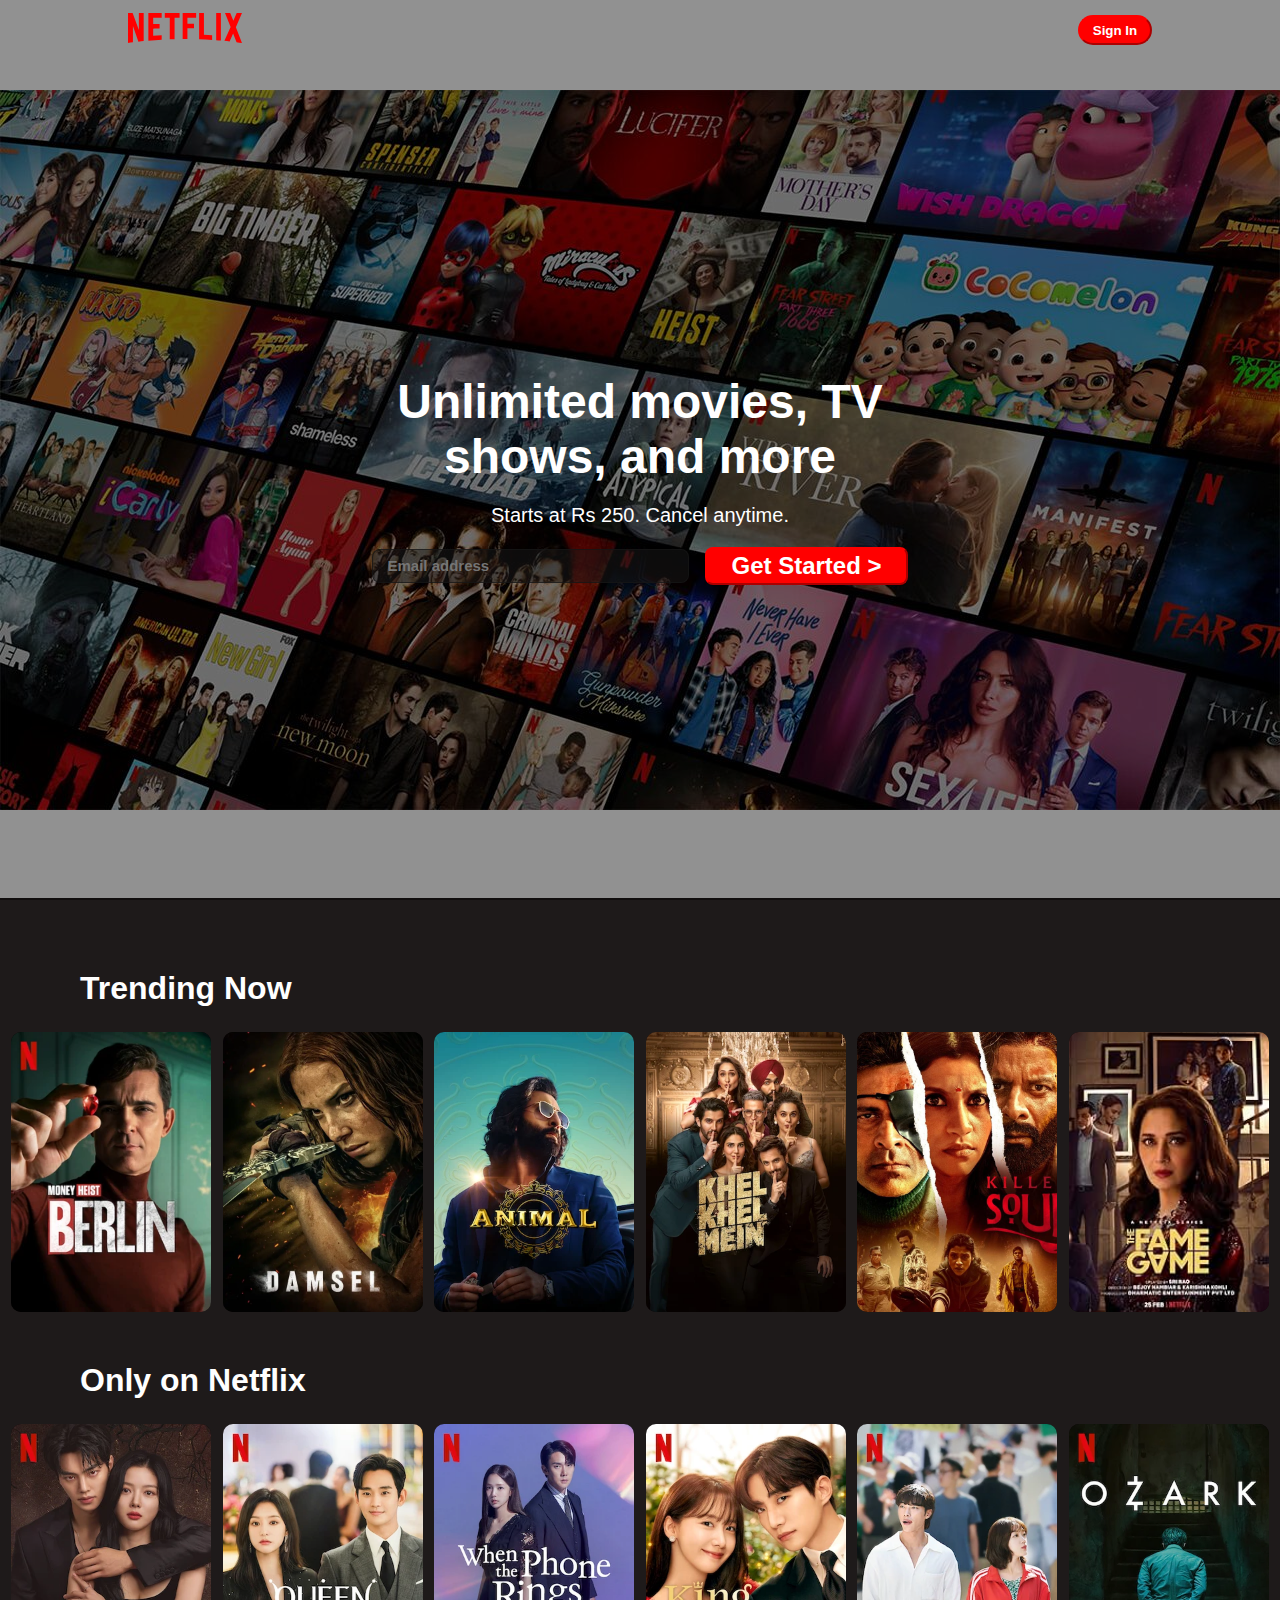
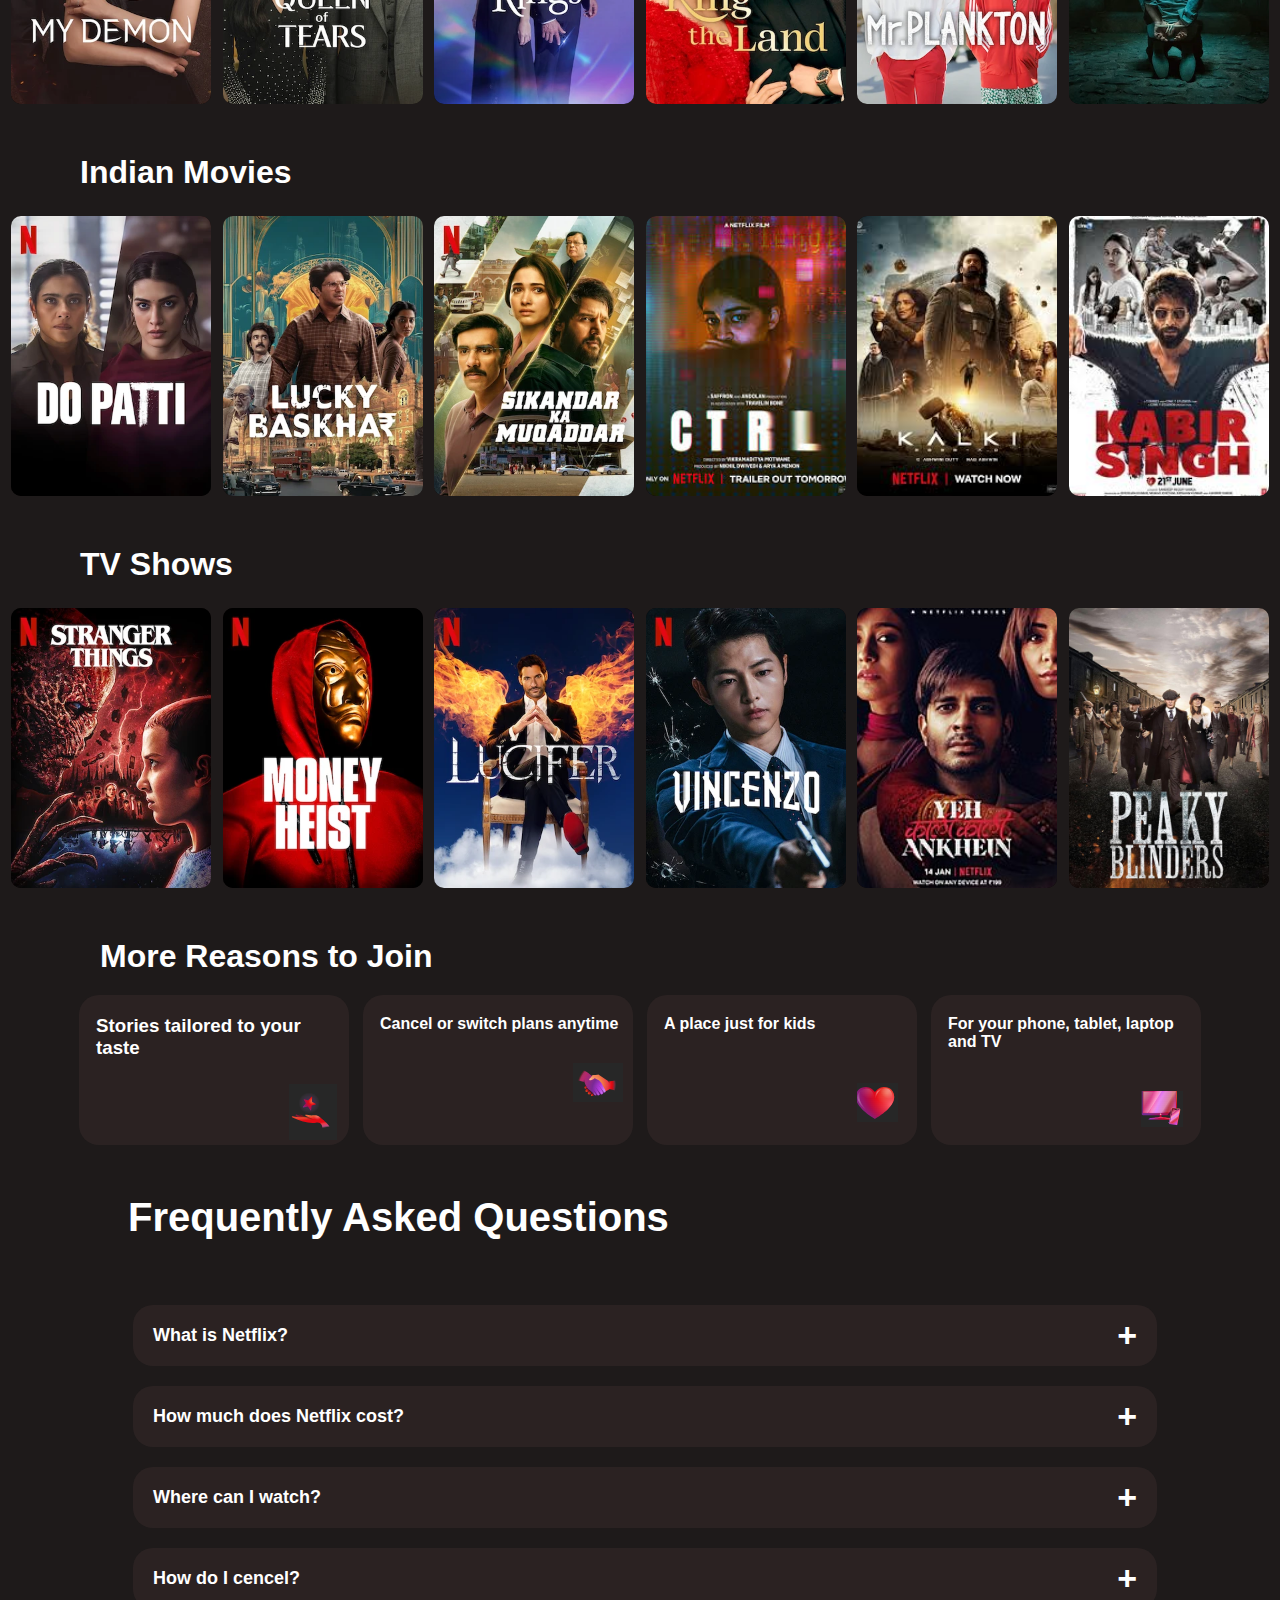
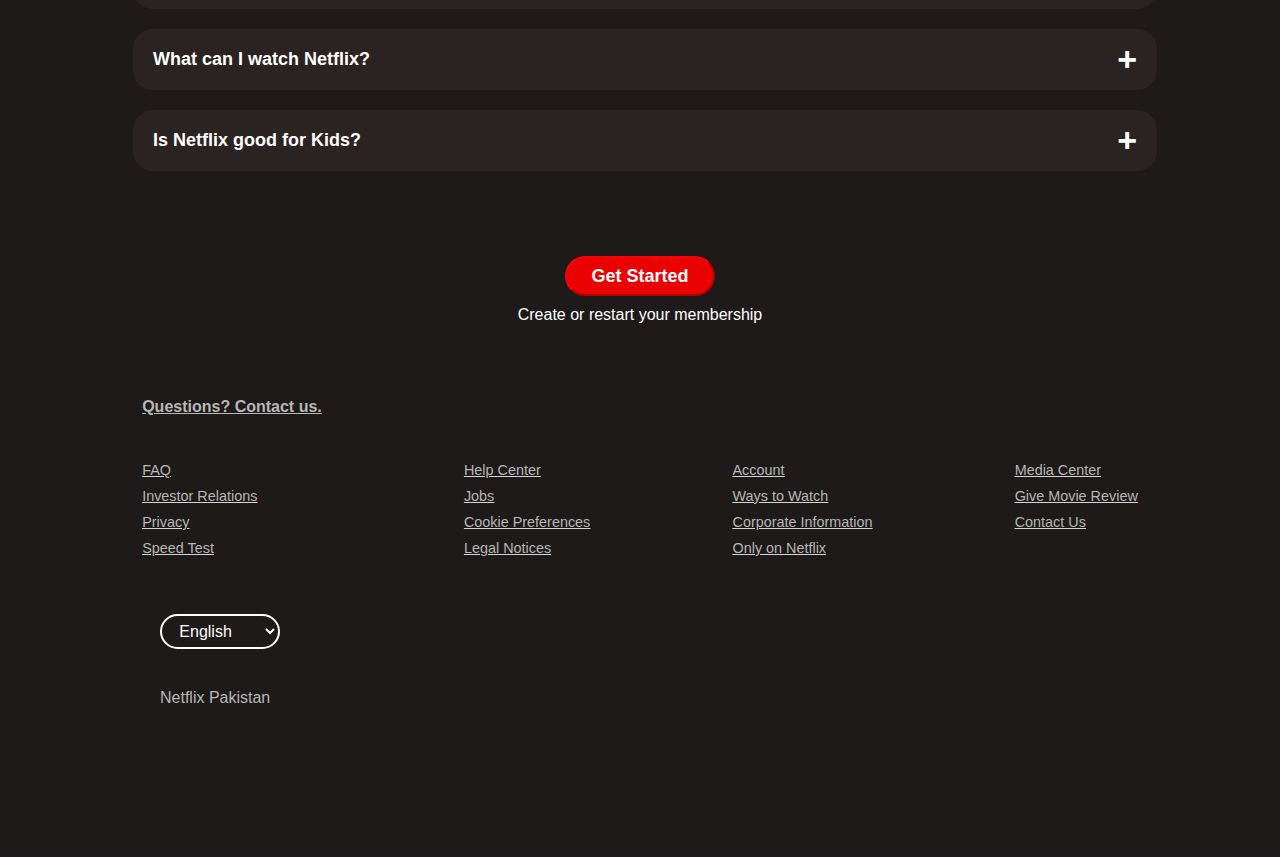
<file: Netflix Clone/index.html>
<!DOCTYPE html>
<html lang="en">

<head>
    <meta charset="UTF-8">
    <meta name="viewport" content="width=device-width, initial-scale=1.0">
    <title>Netflix Pakistan</title>
    <link rel="stylesheet" href="style.css">
    <link rel="icon" type="image/x-icon" href="assets/images/favicon.ico">
</head>

<body>
    <!-- main section  -->
    <div class="main">
        <nav>
            <span><img width="53" src="assets/images/logo.svg" alt=""></span>
            <div>
                <button class="btn btn-red-sm"><a class="btn-red-sm" href="signin form/">Sign In</a></button>
            </div>
        </nav>
        <div class="box" >
        </div>
        <div class="hero">
            <span>Unlimited movies, TV <br>shows, and more</span>

            <span>Starts at Rs 250. Cancel anytime.</span>
            <div class="hero-button">
                <input type="text" placeholder="Email address">
                <button class="btn btn-red">Get Started > </button>
            </div>
        </div>
        <div class="seperation"></div>

    </div>
    <!-- movie section -->
    <div class="backcolor">
        <h1 class="trending" style="color: white; padding-top: 60px;">Trending Now</h1>
        <div id="op">
            <div class="box">
                <div class="trend-movie-sec">
                    <div class="movie" style="background-image: url('assets/images/movie1.webp');"></div>
                </div>
            </div>
            <div class="box">
                <div class="trend-movie-sec">
                    <div class="movie" style="background-image: url('assets/images/movie2.webp');"></div>
                </div>
            </div>
            <div class="box">
                <div class="trend-movie-sec">
                    <div class="movie" style="background-image: url('assets/images/movie3.webp');"></div>
                </div>
            </div>
            <div class="box">
                <div class="trend-movie-sec">
                    <div class="movie" style="background-image: url('assets/images/movie4.webp');"></div>
                </div>
            </div>
            <div class="box">
                <div class="trend-movie-sec">
                    <div class="movie" style="background-image: url('assets/images/movie5.jpg');"></div>
                </div>
            </div>
            <div class="box">
                <div class="trend-movie-sec">
                    <div class="movie" style="background-image: url('assets/images/movie6.jpg');"></div>
                </div>
            </div>
        </div>

        <h1 class="trending" style="color: white;">Only on Netflix</h1>
        <div id="op">
            <div class="box">
                <div class="trend-movie-sec">
                    <div class="movie" style="background-image: url('assets/images/oon1.webp');"></div>
                </div>
            </div>
            <div class="box">
                <div class="trend-movie-sec">
                    <div class="movie" style="background-image: url('assets/images/oon2.webp');"></div>
                </div>
            </div>
            <div class="box">
                <div class="trend-movie-sec">
                    <div class="movie" style="background-image: url('assets/images/oon3.webp');"></div>
                </div>
            </div>
            <div class="box">
                <div class="trend-movie-sec">
                    <div class="movie" style="background-image: url('assets/images/oon4.webp');"></div>
                </div>
            </div>
            <div class="box">
                <div class="trend-movie-sec">
                    <div class="movie" style="background-image: url('assets/images/oon5.webp');"></div>
                </div>
            </div>
            <div class="box">
                <div class="trend-movie-sec">
                    <div class="movie" style="background-image: url('assets/images/oon6.webp');"></div>
                </div>
            </div>

        </div>
        <h1 class="trending" style="color: white;">Indian Movies</h1>
        <div id="op">
            <div class="box">
                <div class="trend-movie-sec">
                    <div class="movie" style="background-image: url('assets/images/indian1.webp');"></div>
                </div>
            </div>
            <div class="box">
                <div class="trend-movie-sec">
                    <div class="movie" style="background-image: url('assets/images/indian2.webp');"></div>
                </div>
            </div>
            <div class="box">
                <div class="trend-movie-sec">
                    <div class="movie" style="background-image: url('assets/images/indian3.webp');"></div>
                </div>
            </div>
            <div class="box">
                <div class="trend-movie-sec">
                    <div class="movie" style="background-image: url('assets/images/indian4.jpg');"></div>
                </div>
            </div>
            <div class="box">
                <div class="trend-movie-sec">
                    <div class="movie" style="background-image: url('assets/images/indian5.jpg');"></div>
                </div>
            </div>
            <div class="box">
                <div class="trend-movie-sec">
                    <div class="movie" style="background-image: url('assets/images/indian6.jpg');"></div>
                </div>
            </div>

        </div>
        <h1 class="trending" style="color: white;">TV Shows</h1>
        <div id="op">
            <div class="box">
                <div class="trend-movie-sec">
                    <div class="movie" style="background-image: url('assets/images/tv1.webp');"></div>
                </div>
            </div>
            <div class="box">
                <div class="trend-movie-sec">
                    <div class="movie" style="background-image: url('assets/images/tv2.webp');"></div>
                </div>
            </div>
            <div class="box">
                <div class="trend-movie-sec">
                    <div class="movie" style="background-image: url('assets/images/tv3.webp');"></div>
                </div>
            </div>
            <div class="box">
                <div class="trend-movie-sec">
                    <div class="movie" style="background-image: url('assets/images/tv4.webp');"></div>
                </div>
            </div>
            <div class="box">
                <div class="trend-movie-sec">
                    <div class="movie" style="background-image: url('assets/images/tv5.jpg');"></div>
                </div>
            </div>
            <div class="box">
                <div class="trend-movie-sec">
                    <div class="movie" style="background-image: url('assets/images/tv6.jpg');"></div>
                </div>
            </div>
        </div>
    </div>


    <!-- reason section -->

    <div class="backcolor">
        <h1 class="reason">More Reasons to Join</h1>
        <div class="reason-out">
            <div class="reason-sec">
                <h3 class="reason-con">Stories tailored to your taste</h3>
                <img id="reason-pic" style="padding-left: 200px; padding-top: 25px;"
                    src="assets/reasonpic/Screenshot 2024-12-03 214848.png" alt="">
            </div>
            <div class="reason-sec">
                <div class="reason-con" style="font-weight: 800;">Cancel or switch plans anytime</div>
                <img id="reason-pic" style="padding-left: 200px; padding-top: 30px;" src="assets/reasonpic/sec2.png"
                    alt="">
            </div>
            <div class="reason-sec">
                <div class="reason-con" style="font-weight: 800;">A place just for kids</div>
                <img id="reason-pic" style="padding-left: 200px; padding-top: 50px;" src="assets/reasonpic/sec3.png"
                    alt="">
            </div>

            <div class="reason-sec">
                <div class="reason-con" style="font-weight: 800;">For your phone, tablet, laptop and TV</div>
                <img id="reason-pic" style="padding-left: 200px; padding-top: 40px;" src="assets/reasonpic/sec4.png"
                    alt="">
            </div>

        </div>
    </div>
    <!-- frequent asked question -->
    <div class="faq">
        <h2>Frequently Asked Questions</h2>
        <ul class="accordion">
            <li>
                <input type="radio" name="accordion" id="first">
                <label for="first">What is Netflix?</label>
                <div class="contant1">
                    <p>Netflix is a streaming service that offers a wide variety of award-winning TV shows, movies,
                        anime, documentaries, and more on thousands of internet-connected devices. <br><br>

                        You can watch as much as you want, whenever you want without a single commercial - all for one
                        low monthly price. There's always something new to discover and new TV shows and movies are
                        added every week!</p>
                </div>
            </li>
            <li>
                <input type="radio" name="accordion" id="second">
                <label for="second">How much does Netflix cost?</label>
                <div class="contant1">
                    <p>Watch Netflix on your smartphone, tablet, Smart TV, laptop, or streaming device, all for one
                        fixed monthly fee. Plans range
                        from Rs 250 to Rs a month. No extra costs, no contracts.</p>
                </div>
            </li>
            <li>
                <input type="radio" name="accordion" id="third">
                <label for="third">Where can I watch?</label>
                <div class="contant1">
                    <p>Watch anywhere, anytime. Sign in with your Netflix account to watch instantly on the web at
                        netflix.com from your personal computer or on any internet-connected device that offers the
                        Netflix app, including smart TVs, smartphones, tablets, streaming media players and game
                        consoles. <br> <br>

                        You can also download your favorite shows with the iOS or Android app. Use downloads to watch
                        while you're on the go and without an internet connection. Take Netflix with you anywhere.</p>
                </div>
            </li>
            <li>
                <input type="radio" name="accordion" id="fourth">
                <label for="fourth">How do I cencel?</label>
                <div class="contant1">
                    <p>Netflix is flexible. There are no pesky contracts and no commitments. You can easily cancel your
                        account online in two
                        clicks. There are no cancellation fees — start or stop your account anytime.</p>
                </div>
            </li>
            <li>
                <input type="radio" name="accordion" id="fifth">
                <label for="fifth">What can I watch Netflix?</label>
                <div class="contant1">
                    <p>Netflix has an extensive library of feature films, documentaries, TV shows, anime, award-winning
                        Netflix originals, and
                        more. Watch as much as you want, anytime you want.</p>
                </div>
            </li>
            <li>
                <input type="radio" name="accordion" id="sixth">
                <label for="sixth">Is Netflix good for Kids?</label>
                <div class="contant1">
                    <p>The Netflix Kids experience is include in your membership to give parant control while kids enjoy
                        family-friendly TV shows and movies in their own space. <br><br>
                        Kids profiles come with PIN-protected parental controls that let you restrict the maturity
                        rating of content kids can watch
                        and block specific titles you don't want kids to see. </p>
                </div>
            </li>
        </ul>
    </div>
    <!-- get Started section -->
    <div
        style=" background-color: #0a0505ea; justify-content: center; align-items: center; color: white; text-align: center;">
        <div>

            <button class="gtbut">Get Started</button>
            <p class="pgtbut">Create or restart your membership</p>
        </div><br><br><br>
    </div>
    <!-- footer -->
    <footer>

        <div class="foot-penel2">
            <ul>
                <p><b>Questions? Contact us.</b></p><br><br>
                <a href="">FAQ</a>
                <a href="">Investor Relations</a>
                <a href="">Privacy</a>
                <a href="">Speed Test</a>

            </ul>
            <ul>
                <br><br><br>
                <a href="">Help Center</a>
                <a href="">Jobs</a>
                <a href="">Cookie Preferences</a>
                <a href="">Legal Notices</a>
            </ul>
            <ul>
                <br><br><br>
                <a href="">Account</a>
                <a href="">Ways to Watch</a>
                <a href="">Corporate Information</a>
                <a href="">Only on Netflix</a>
            </ul>
            <ul>
                <br><br><br>
                <a href="">Media Center</a>
                <a href="movie_review_form/">Give Movie Review</a>
                <a href="contact page/">Contact Us</a>
                
            </ul>
        </div>
        <div>
            <div style="background-color: #0a0505ea; padding-bottom: 150px;">
                <br><br>
                <select id="language" class="custom-select">
                    <p></p>
                    <option value="english">&nbsp;&nbsp; English</option>

                </select>
                <p class="engbn">Netflix Pakistan</p>

            </div>
    </footer>


</body>

</html>
</file>
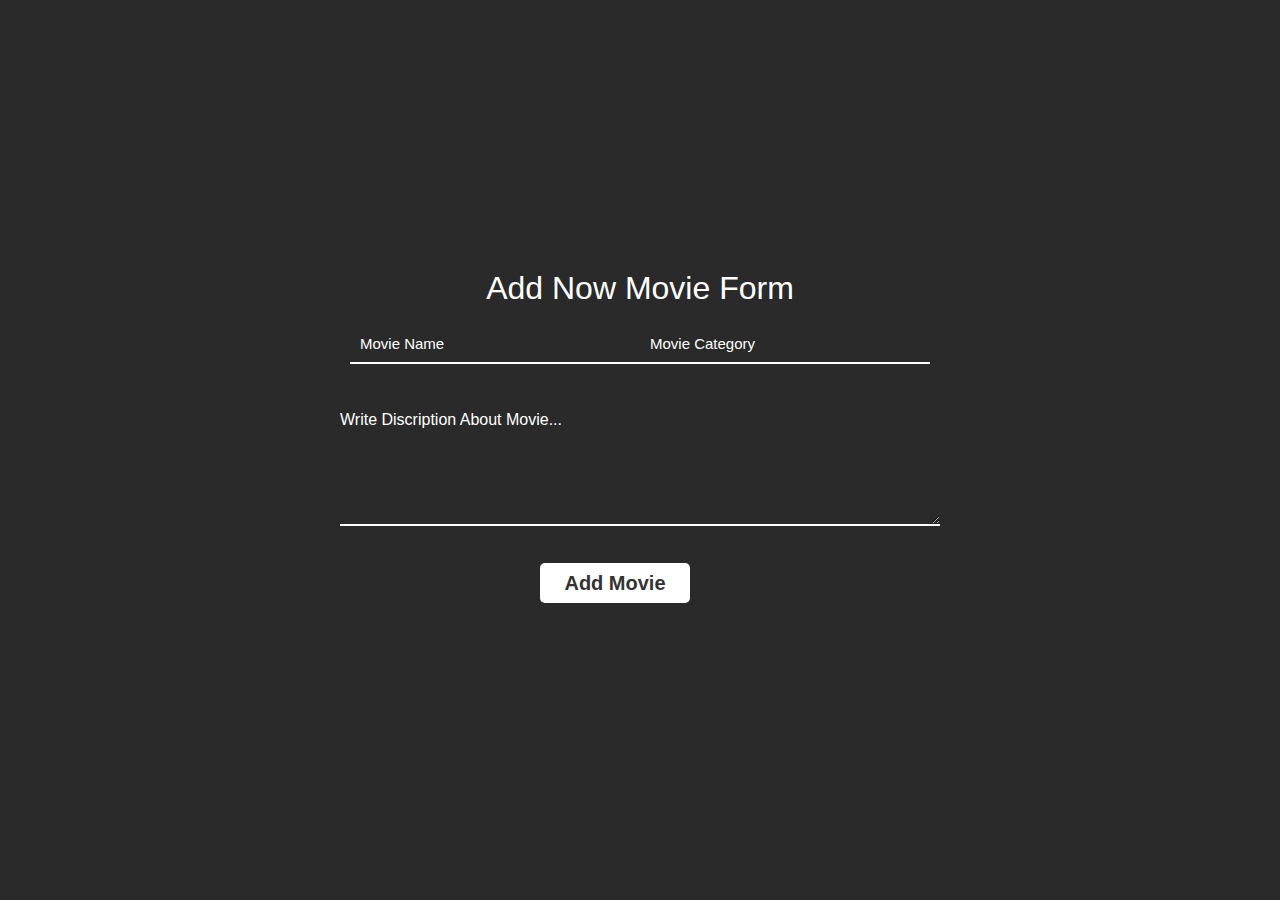
<file: Netflix Clone/Add_movie/index.html>
<!DOCTYPE html>
<html lang="en">
<head>
    <meta charset="UTF-8">
    <meta name="viewport" content="width=device-width, initial-scale=1.0">
    <title>Add Now Movie Form</title>
    <link rel="stylesheet" href="style.css">
</head>
<body>
    <div class="container">
        <form>
            <h1>Add Now Movie Form</h1>
            <input type="text" id="firstname" placeholder="Movie Name" required>
            <input type="text" id="lastname" placeholder="Movie Category" required>
       

            <h4> Write Discription About Movie...</h4>
            <textarea required></textarea>
            <input type="submit" value="Add Movie" id="button">
        </form>
    </div>

</body>
</html>
</file>
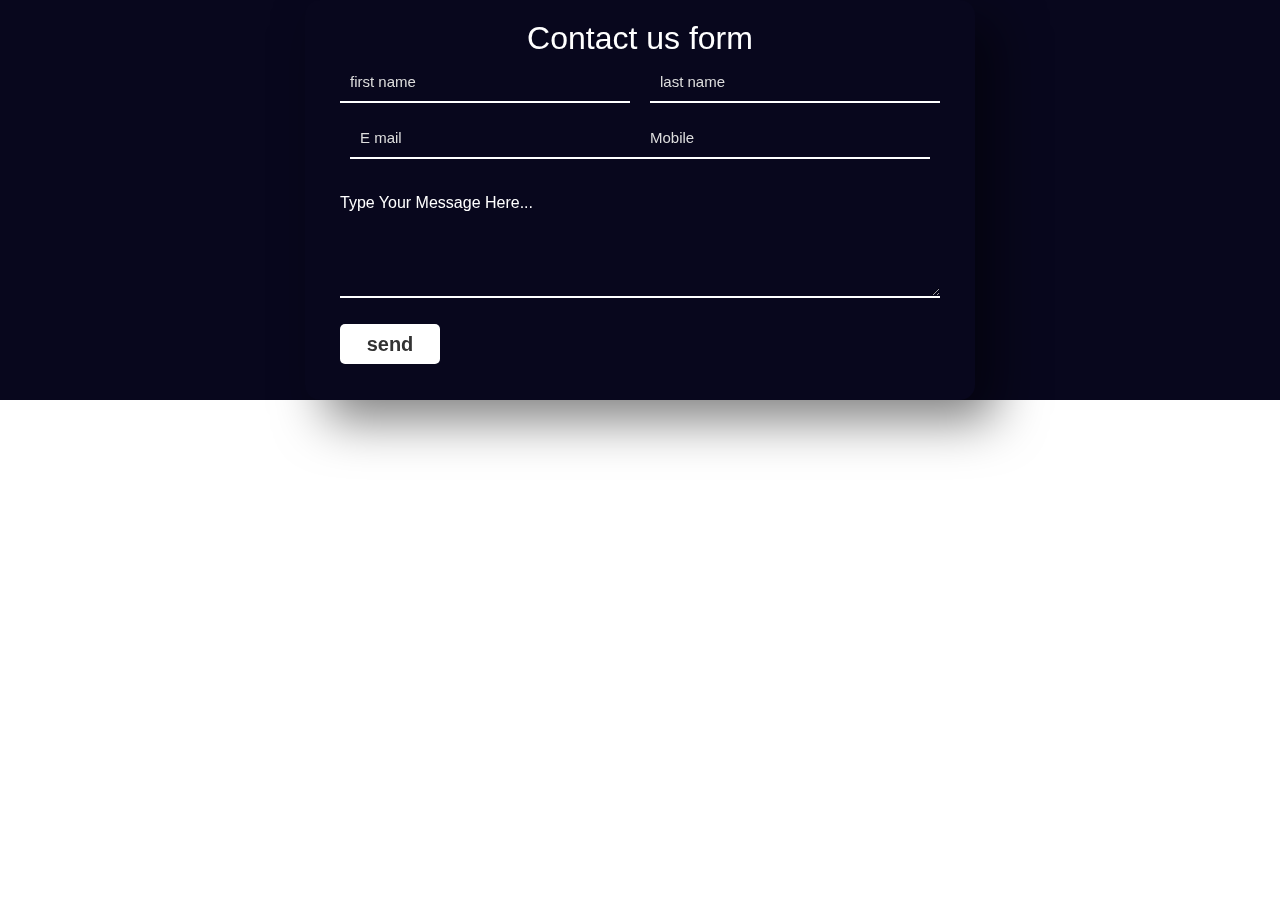
<file: Netflix Clone/contact page/index.html>
<!DOCTYPE html>
<html lang="en">
<head>
    <meta charset="UTF-8">
    <meta name="viewport" content="width=device-width, initial-scale=1.0">
    <title>Contact Page</title>
    <link rel="stylesheet" href="style.css">
</head>
<body>
    <div class="container">
        <form>
            <h1>Contact us form</h1>
            <input type="text" id="firstname" placeholder="first name" required>
            <input type="text" id="lastname" placeholder="last name" required> 
            <input type="text" id="email" placeholder="E mail" required>
            <input type="text" id="mobile" placeholder="Mobile" required>
            <h4>Type Your Message Here...</h4>
            <textarea required></textarea>
            <input type="submit" value="send" id="button">
        </form>
    </div>

</body>
</html>
</file>
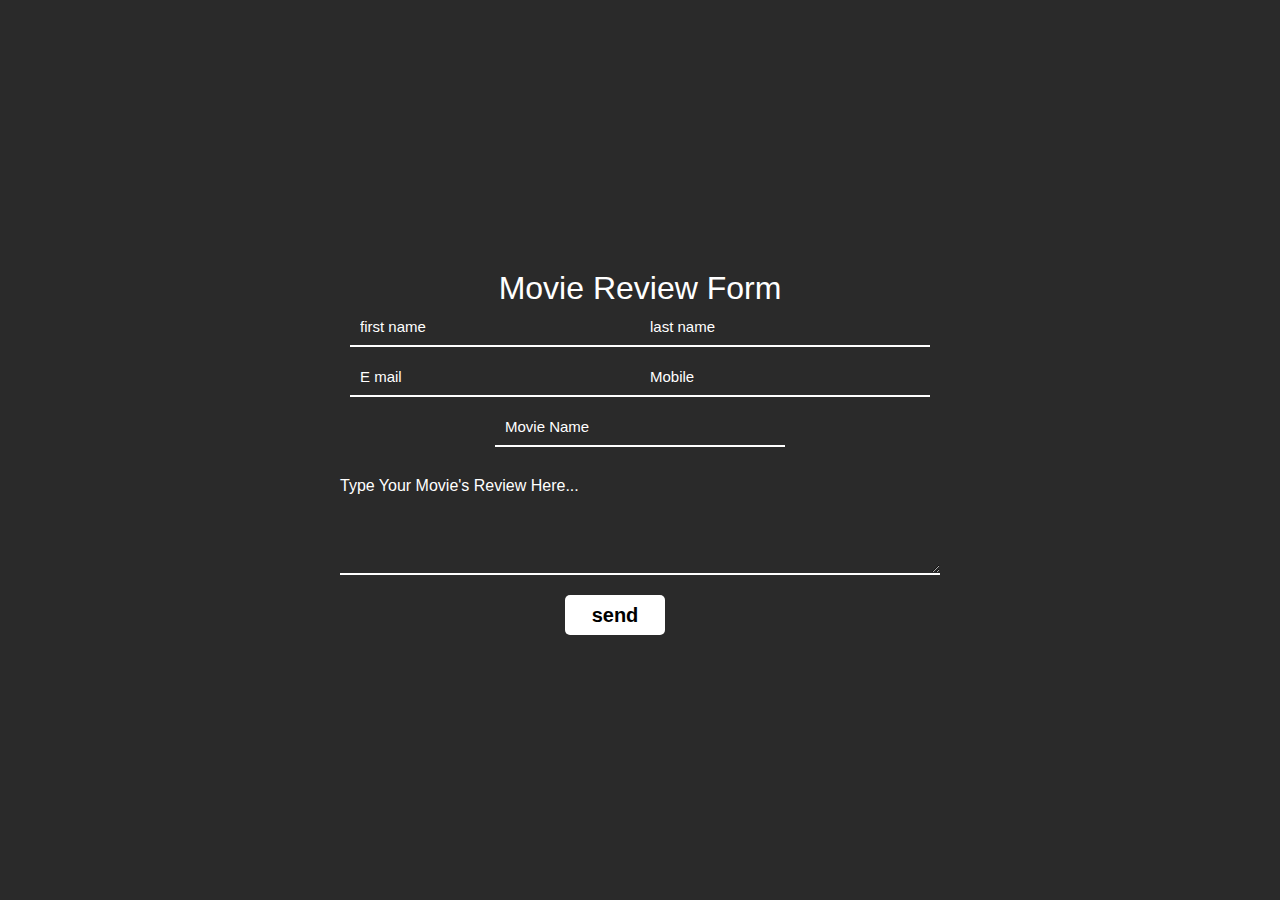
<file: Netflix Clone/movie_review_form/index.html>
<!DOCTYPE html>
<html lang="en">
<head>
    <meta charset="UTF-8">
    <meta name="viewport" content="width=device-width, initial-scale=1.0">
    <title>Movie Review Form</title>
    <link rel="stylesheet" href="style.css">
</head>
<body>
    <div class="container">
        <form>
            <h1>Movie Review Form</h1>
            <input type="text" id="firstname" placeholder="first name" required>
            <input type="text" id="lastname" placeholder="last name" required>
            <input type="text" id="email" placeholder="E mail" required>
            <input type="text" id="mobile" placeholder="Mobile" required>
            <input type="text" id="moviename" placeholder="Movie Name" required>

            <h4>Type Your Movie's Review Here...</h4>
            <textarea required></textarea>
            <input type="submit" value="send" id="button">
        </form>
    </div>

</body>
</html>
</file>
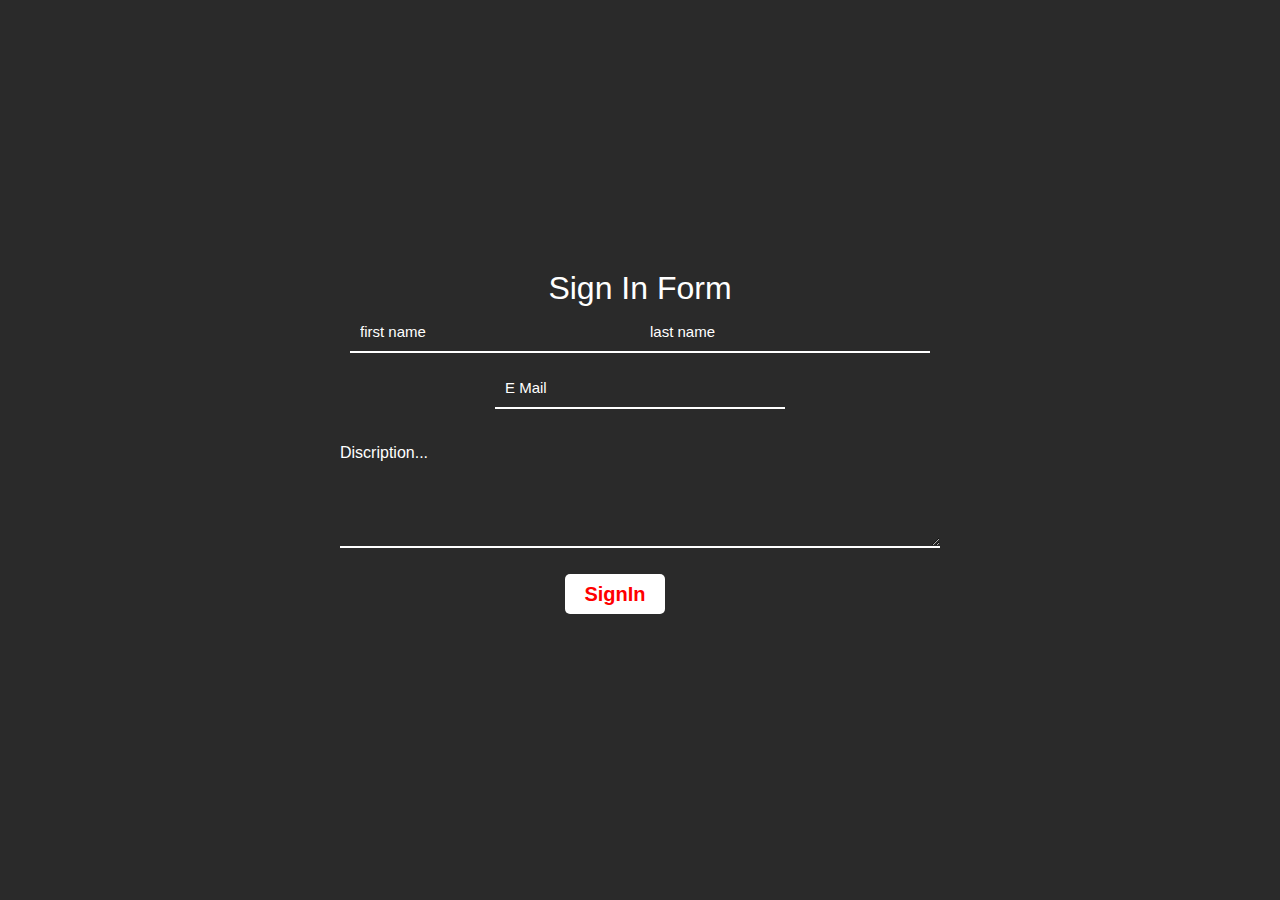
<file: Netflix Clone/signin form/index.html>
<!DOCTYPE html>
<html lang="en">
<head>
    <meta charset="UTF-8">
    <meta name="viewport" content="width=device-width, initial-scale=1.0">
    <title>Sign In Form</title>
    <link rel="stylesheet" href="style.css">
</head>
<body>
    <div class="container">
        <form>
            <h1>Sign In Form</h1>
            <input type="text" id="firstname" placeholder="first name" required>
            <input type="text" id="lastname" placeholder="last name" required>
            <input type="text" id="email" placeholder="E Mail" required>
       

            <h4>Discription...</h4>
            <textarea required></textarea>
            <input type="submit" value="SignIn" id="button">
        </form>
    </div>

</body>
</html>
</file>
<file: Netflix Clone/style.css>
@import url('https://fonts.googleapis.com/css2?family=Martel+Sans:wght@200;300;400;600;700;800;900&display=swap');

* {
    padding: 0;
    margin: 0;
    font-family: 'Poppins', sans-serif;
}

/* 
body {
    background-color: rgba(32, 28, 28, 0.774);
} */

.main {
    background-image: url(assets/images/bg.jpg);
    background-position: center;
    background-repeat: no-repeat;
    background-size: max(1200px, 100vw);
    height: 100vh;
    position: relative;
}

.main .box {
    height: 100vh;
    width: 100%;
    opacity: 0.43;
    position: absolute;
    top: 0;
    background-color: black;
}

nav {
    max-width: 80vw;
    margin: auto;
    display: flex;
    justify-content: space-between;
    align-items: center;
    height: 60px;
}

nav img {
    color: red;
    width: 114px;
    position: relative;
    z-index: 10;
}

nav button {
    position: relative;
    z-index: 10;

}

.hero {
    font-family: 'Martel Sans', sans-serif;
    height: calc(100% - 62px);
    display: flex;
    align-items: center;
    justify-content: center;
    flex-direction: column;
    color: white;
    position: relative;
    gap: 20px;
    
    padding: 0 30px;
}

.hero> :nth-child(1) {
    font-weight: 900;
    font-size: 48px;
    text-align: center;
}

.hero> :nth-child(2) {
    font-weight: 400;
    font-size: 20px;
    text-align: center;
}

.seperation {
    height: 12px;
    background-color: #0a0505ea;
}

.btn {
    padding: 3px 8px;
    font-weight: bold;
    background-color: rgba(95, 85, 85, 0.685);
    border-color: white;
    text-decoration: none;
    color: white;
}

.btn-red {
    background-color: red;
    color: white;
    border-color: red;
    padding: 3px 24px;
    font-size: 24px;
    border-radius: 8px;

}

.btn-red-sm {
    background-color: red;
    height: 30px;
    width: 74px;
    color: white;
    border-radius: 18px;
    border-color: red;
    text-decoration: none;
}

.hero-button {
    display: flex;
    align-items: center;
    justify-content: center;
    gap: 16px;

}

.main input {
    padding: 7px 100px 8px 14px;
    font-weight: 900;
    font-size: 15px;
    border-radius: 8px;
    border: 1px solid rgba(23, 23, 23, 0.7);
    background-color: rgba(23, 23, 23, 0.5);
    color: white;
}

/* movie section */
.trending {
    color: black;
    margin: 10px;
    padding-top: 40px;

    margin-left: 80px;

}

.trend-movie-sec {
    
    /* color: white; */
    height: 280px;
    width: 200px;
    border-radius: 10px;
    justify-content: space-evenly;
    background-color: #0A0505;

    margin-top: 15px;
}

.trend-movie-sec:hover {
    height: 285px;
    width: 202px;
}

#op {
    width: 100%;
    display: flex;
    justify-content: space-evenly;
    align-items: center;

}

.backcolor {
    background-color: #0a0505ea;
}

.movie {
    height: 100%;
    width: 100%;
    background-size: cover;
    background-position: center;
    background-repeat: no-repeat;
    border-radius: 10px;
    cursor: pointer;
}

/* reason section */
.reason {
    color: white;
    padding-top: 50px;
    padding-left: 100px;
    font-weight: 750;
   

}

.reason-sec {
    height: 130px;
    width: 250px;
    border-radius: 20px;
    background-color: #4233335b;
    margin-top: 20px;
    margin-bottom: 40px;
    color: white;
    padding: 10px;
}

.reason-out {
    width: 100%;
    max-width: 1150px;
    display: flex;
    justify-content: space-evenly;
    align-items: center;
    margin: auto;

}

.reason-con {
    padding-top: 10px;
    padding-left: 7px;
    font-weight: 600;
}

/* -------faq----- */
.faq {
    background-color: #0a0505ea;
    color: white;
    padding: 10px 10%;
    font-size: 18px;
    /* text-align: center; */
}

.faq h2 {
    font-weight: 700;
    font-size: 40px;


}

.accordion {
    margin: 60px auto;
    width: 100%;
    max-width: 1200px;
}

.accordion li {
    list-style: none;
    width: 100%;
    padding: 5px;
}

.accordion li label {
    display: flex;
    align-items: center;
    padding: 20px;
    border-radius: 20px;
    font-size: 18px;
    font-weight: 600;
    background: #4233335b;
    margin-bottom: 2px;
    cursor: pointer;
    position: relative;
}

label::after {
    content: '+';
    font-size: 34px;
    position: absolute;
    right: 20px;
    transition: transform 0.5s;
}

input[type="radio"] {
    display: none;
}

.accordion .contant1 {
    background: #4233335b;
    text-align: left;
    padding: 0 20px;
    border-radius: 20px;
    margin-top: 10px;
    max-height: 0;
    overflow: hidden;
    transition: max-height 0.5s, padding 0.5s;
}

.accordion input[type="radio"]:checked+label+.contant1 {
    max-height: 600px;
    padding: 30px 20px;
}

.accordion input[type="radio"]:checked+label::after {
    rotate: 135deg;
}

/* button */
.gtbut {
    background-color: rgba(255, 0, 0, 0.911);
    border-color: rgba(255, 0, 0, 0.911);
    color: white;
    font-size: 18px;
    font-weight: bold;
    border-radius: 20px;
    height: 40px;
    width: 150px;
    text-align: center;
    margin-bottom: 10px;
    cursor: pointer;
}

.pgtbut {
    font-weight: 540;
}

/* footer */

.foot-penel2 {
    background-color: #0a0505ea;
    color: #ddddddd0;
    height: 200px;
    display: flex;
    justify-content: space-evenly;
    text-decoration: underline;
}

ul {
    margin-top: 20px;
}

ul a {
    display: block;
    font-size: 0.9rem;
    margin-top: 10px;
    color: #ddddddd0;
}


.custom-select {
    width: 120px;
    height: 35px;
    font-size: 16px;
    justify-content: center;
    align-items: center;
    margin-left: 160px;
    border: 2px solid white;
    border-radius: 20px;
    background-color: #1e1a1a;
    color: white;
    cursor: pointer;
}

.engbn {
    margin-left: 160px;
    color: #ddddddd0;
    padding-top: 40px;
}
</file>
<file: Netflix Clone/Add_movie/style.css>
*{
    margin: 0;
    padding: 0;
    box-sizing: border-box;
    font-family: 'Poppins' , sans-serif ;
}
.container{
    background-color: rgba(0, 0, 0, 0.836);
    min-height: 100vh;
    color: white;
    display: flex;
    align-items: center;
    justify-content: center;
}
.container form{
    height: 400px;
    width: 600px;
    display: flex;
    justify-content: center;
    flex-wrap: wrap;
}
.container form h1{
    color: #fff;
    font-weight: 500;
    margin-top: 20px;
    width: 500px;
    text-align: center;
}
.container form input{
    width: 290px;
    height: 40px;
    color: white;
    padding-left: 10px;
    outline: none;
    border: none;
    font-size: 15px;
    margin-bottom: 10px;
    background: none;
    border-bottom: 2px solid #fff;
}
.container form input::placeholder{
    color: white;

}

.container form h4{
    color: #fff;
    font-weight: 300;
    width: 600px;
    margin-top: 20px;

}
.container form textarea{
    background: none;
    border: none;
    border-bottom: 2px solid #fff;
    color: #fff;
    font-weight: 200;
    font-size: 15px;
    padding: 10px;
    outline: none;
    min-width: 600px;
    max-width: 600px;
    min-height: 80px;
    max-height: 80px;
}
.container form #button{
    border: none;
    background: white;
    border-radius: 5px;
    margin-top: 20px;
    font-weight: 600;
    font-size: 20px;
    color: #333;
    width: 150px;
    padding: 0;
    margin-right: 50px;
    margin-bottom: 30px;
    /* transition: 0.3s; */
}
.container form #button:hover{
    opacity: o.7;
    color: #333;
    border: 1px solid black;
}
</file>
<file: Netflix Clone/contact page/style.css>
*{
    margin: 0;
    padding: 0;
    box-sizing: border-box;
    font-family: 'Poppins' , sans-serif ;
}
.container{
    min-height: 100px;
    background: #08071d;
    color: white;
    display: flex;
    justify-content: center;
    align-items: center;

}

.container form{
    width: 670px;
    height: 400px;
    display: flex;
    justify-content: center;
    box-shadow: 20px 20px 50px rgba(0, 0, 0, 0.5);
    border-radius: 15px;
    background: rgba(255, 255, 255, o.1);
    backdrop-filter: blur(10px);
    flex-wrap: wrap;

}
.container form h1{
    color: #fff;
    font-weight: 500;
    margin-top: 20px;
    width: 500px;
    text-align: center;
}
.container form input{
    width: 290px;
    height: 40px;
    color: white;
    padding-left: 10px;
    outline: none;
    border: none;
    font-size: 15px;
    margin-bottom: 10px;
    background: none;
    border-bottom: 2px solid #fff;
}

.container form input::placeholder{
    color: #ddd;

}
.container form #lastname,
.container form #lastname{
      margin-left: 20px;
}
.container form h4{
    color: #fff;
    font-weight: 300;
    width: 600px;
    margin-top: 20px;

}
.container form textarea{
    background: none;
    border: none;
    border-bottom: 2px solid #fff;
    color: #fff;
    font-weight: 200;
    font-size: 15px;
    padding: 10px;
    outline: none;
    min-width: 600px;
    max-width: 600px;
    min-height: 80px;
    max-height: 80px;
}
textarea ::-webkit-scrollbar{
    width: 1em;
}
textarea  ::-webkit-scrollbar-thumb{
    background-color: rgba(194, 194, 194, 0.71);

}
.container form #button{
    border: none;
    background: #fff;
    border-radius: 5px;
    margin-top: 20px;
    font-weight: 600;
    font-size: 20px;
    color: #333;
    width: 100px;
    padding: 0;
    margin-right: 500px;
    margin-bottom: 30px;
    transition: 0.3s;
}
.container form #button:hover{
    opacity: o.7;
    color: #333;
    border: 0px solid white;
}
</file>
<file: Netflix Clone/movie_review_form/style.css>
*{
    margin: 0;
    padding: 0;
    box-sizing: border-box;
    font-family: 'Poppins' , sans-serif ;
}
.container{
    background-color: rgba(0, 0, 0, 0.836);
    min-height: 100vh;
    color: white;
    display: flex;
    align-items: center;
    justify-content: center;
}
.container form{
    height: 400px;
    width: 600px;
    display: flex;
    justify-content: center;
    flex-wrap: wrap;
}
.container form h1{
    color: #fff;
    font-weight: 500;
    margin-top: 20px;
    width: 500px;
    text-align: center;
}
.container form input{
    width: 290px;
    height: 40px;
    color: white;
    padding-left: 10px;
    outline: none;
    border: none;
    font-size: 15px;
    margin-bottom: 10px;
    background: none;
    border-bottom: 2px solid #fff;
}
.container form input::placeholder{
    color: white;

}

.container form h4{
    color: #fff;
    font-weight: 300;
    width: 600px;
    margin-top: 20px;

}
.container form textarea{
    background: none;
    border: none;
    border-bottom: 2px solid #fff;
    color: #fff;
    font-weight: 200;
    font-size: 15px;
    padding: 10px;
    outline: none;
    min-width: 600px;
    max-width: 600px;
    min-height: 80px;
    max-height: 80px;
}
.container form #button{
    border: none;
    background: white;
    border-radius: 5px;
    margin-top: 20px;
    font-weight: 600;
    font-size: 20px;
    color: black;
    width: 100px;
    padding: 0;
    margin-right: 50px;
    margin-bottom: 30px;
    /* transition: 0.3s; */
}
.container form #button:hover{
    opacity: o.7;
    color: #333;
    border: 1px solid black;
}
</file>
<file: Netflix Clone/signin form/style.css>
*{
    margin: 0;
    padding: 0;
    box-sizing: border-box;
    font-family: 'Poppins' , sans-serif ;
}
.container{
    background-color: rgba(0, 0, 0, 0.836);
    min-height: 100vh;
    color: white;
    display: flex;
    align-items: center;
    justify-content: center;
}
.container form{
    height: 400px;
    width: 600px;
    display: flex;
    justify-content: center;
    flex-wrap: wrap;
}
.container form h1{
    color: #fff;
    font-weight: 500;
    margin-top: 20px;
    width: 500px;
    text-align: center;
}
.container form input{
    width: 290px;
    height: 40px;
    color: white;
    padding-left: 10px;
    outline: none;
    border: none;
    font-size: 15px;
    margin-bottom: 10px;
    background: none;
    border-bottom: 2px solid #fff;
}
.container form input::placeholder{
    color: white;

}

.container form h4{
    color: #fff;
    font-weight: 300;
    width: 600px;
    margin-top: 20px;

}
.container form textarea{
    background: none;
    border: none;
    border-bottom: 2px solid #fff;
    color: #fff;
    font-weight: 200;
    font-size: 15px;
    padding: 10px;
    outline: none;
    min-width: 600px;
    max-width: 600px;
    min-height: 80px;
    max-height: 80px;
}
.container form #button{
    border: none;
    background: white;
    border-radius: 5px;
    margin-top: 20px;
    font-weight: 600;
    font-size: 20px;
    color: red;
    width: 100px;
    padding: 0;
    margin-right: 50px;
    margin-bottom: 30px;
    /* transition: 0.3s; */
}
.container form #button:hover{
    opacity: o.7;
    color: #333;
    border: 1px solid black;
}
</file>
